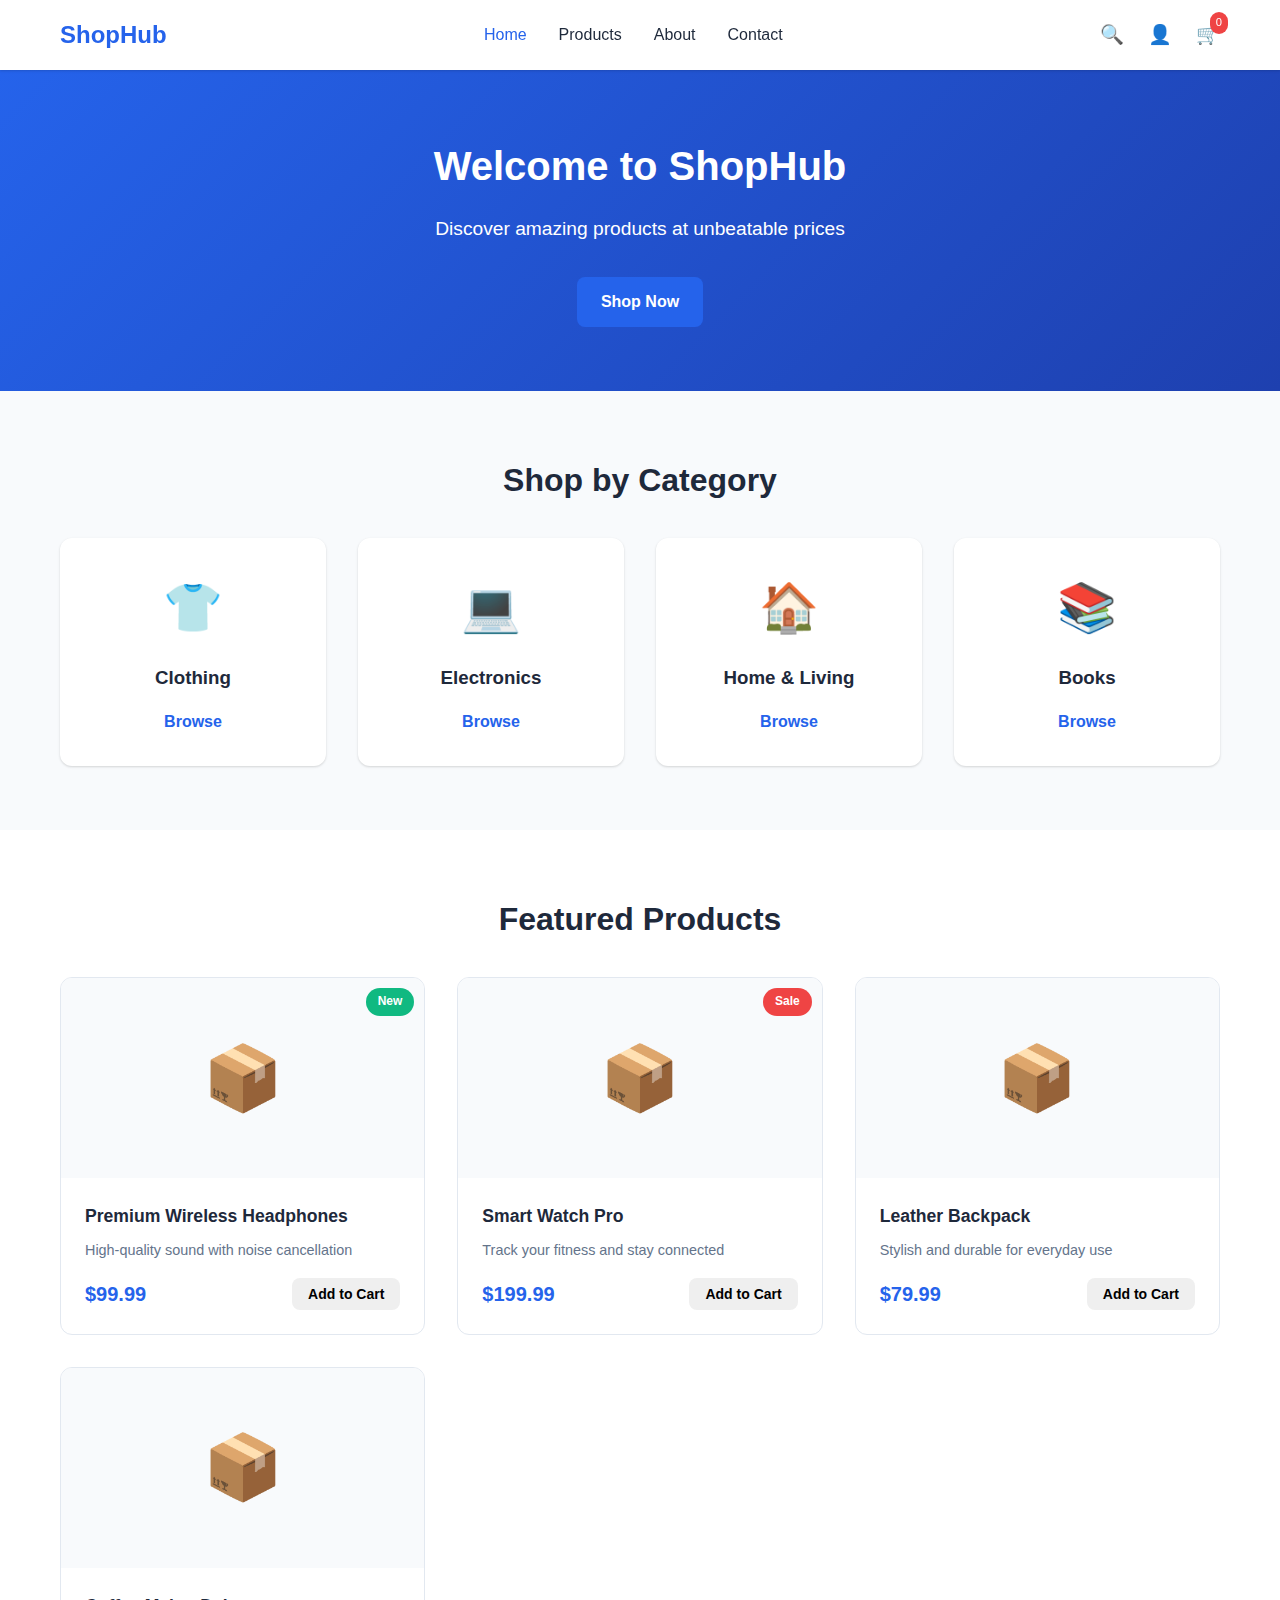
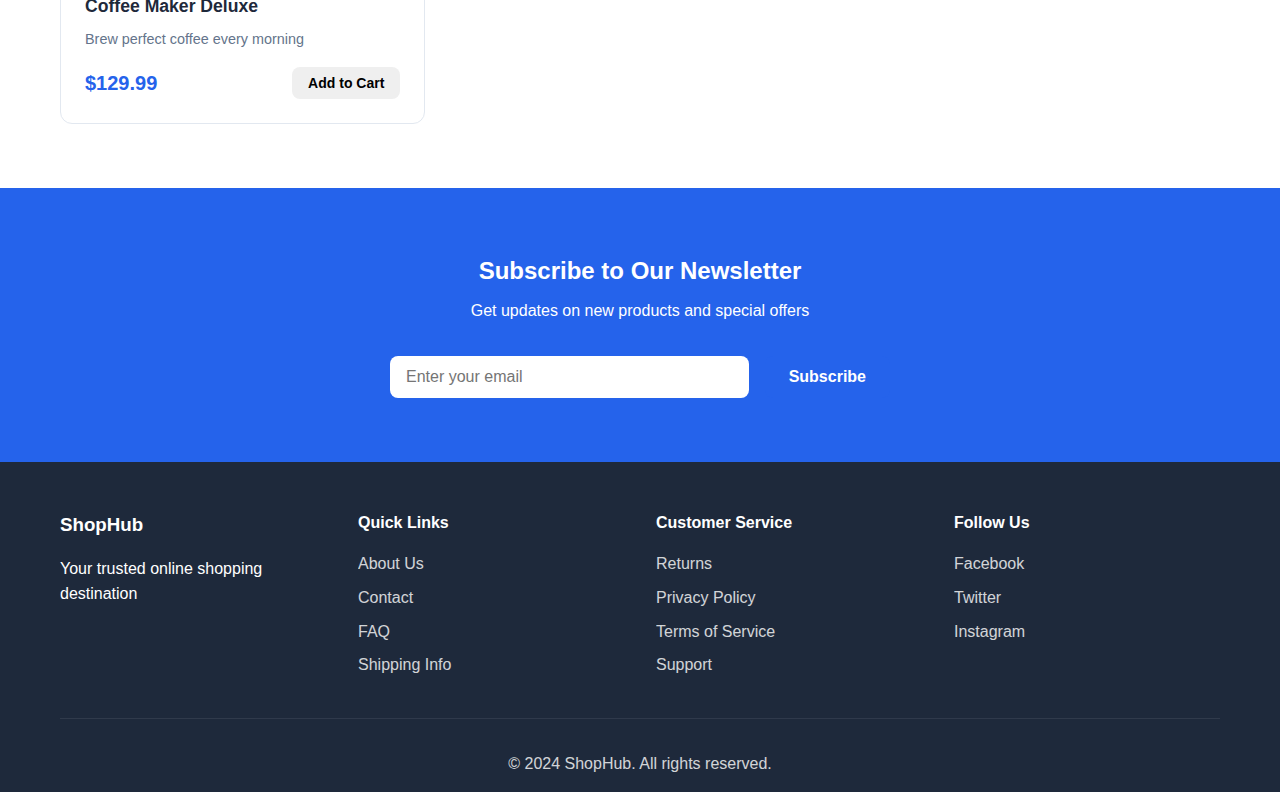
<file: basic-ecommerce-theme/index.html>
<!DOCTYPE html>
<html lang="en">
<head>
    <meta charset="UTF-8">
    <meta name="viewport" content="width=device-width, initial-scale=1.0">
    <title>ShopHub - Your Online Store</title>
    <link rel="stylesheet" href="css/style.css">
</head>
<body>
    <!-- Header -->
    <header class="header">
        <div class="container">
            <nav class="navbar">
                <div class="logo">
                    <h1>ShopHub</h1>
                </div>
                <ul class="nav-menu">
                    <li><a href="index.html" class="active">Home</a></li>
                    <li><a href="products.html">Products</a></li>
                    <li><a href="#about">About</a></li>
                    <li><a href="#contact">Contact</a></li>
                </ul>
                <div class="nav-icons">
                    <a href="#search" class="icon">🔍</a>
                    <a href="#account" class="icon">👤</a>
                    <a href="cart.html" class="icon">🛒 <span class="cart-count">0</span></a>
                </div>
            </nav>
        </div>
    </header>

    <!-- Hero Section -->
    <section class="hero">
        <div class="container">
            <div class="hero-content">
                <h2>Welcome to ShopHub</h2>
                <p>Discover amazing products at unbeatable prices</p>
                <a href="products.html" class="btn btn-primary">Shop Now</a>
            </div>
        </div>
    </section>

    <!-- Featured Categories -->
    <section class="categories">
        <div class="container">
            <h2 class="section-title">Shop by Category</h2>
            <div class="category-grid">
                <div class="category-card">
                    <div class="category-icon">👕</div>
                    <h3>Clothing</h3>
                    <a href="products.html?category=clothing" class="category-link">Browse</a>
                </div>
                <div class="category-card">
                    <div class="category-icon">💻</div>
                    <h3>Electronics</h3>
                    <a href="products.html?category=electronics" class="category-link">Browse</a>
                </div>
                <div class="category-card">
                    <div class="category-icon">🏠</div>
                    <h3>Home & Living</h3>
                    <a href="products.html?category=home" class="category-link">Browse</a>
                </div>
                <div class="category-card">
                    <div class="category-icon">📚</div>
                    <h3>Books</h3>
                    <a href="products.html?category=books" class="category-link">Browse</a>
                </div>
            </div>
        </div>
    </section>

    <!-- Featured Products -->
    <section class="featured-products">
        <div class="container">
            <h2 class="section-title">Featured Products</h2>
            <div class="product-grid">
                <div class="product-card">
                    <div class="product-image">
                        <div class="placeholder-image">📦</div>
                        <span class="badge">New</span>
                    </div>
                    <div class="product-info">
                        <h3 class="product-title">Premium Wireless Headphones</h3>
                        <p class="product-description">High-quality sound with noise cancellation</p>
                        <div class="product-footer">
                            <span class="product-price">$99.99</span>
                            <button class="btn btn-small" onclick="addToCart(1)">Add to Cart</button>
                        </div>
                    </div>
                </div>
                <div class="product-card">
                    <div class="product-image">
                        <div class="placeholder-image">📦</div>
                        <span class="badge sale">Sale</span>
                    </div>
                    <div class="product-info">
                        <h3 class="product-title">Smart Watch Pro</h3>
                        <p class="product-description">Track your fitness and stay connected</p>
                        <div class="product-footer">
                            <span class="product-price">$199.99</span>
                            <button class="btn btn-small" onclick="addToCart(2)">Add to Cart</button>
                        </div>
                    </div>
                </div>
                <div class="product-card">
                    <div class="product-image">
                        <div class="placeholder-image">📦</div>
                    </div>
                    <div class="product-info">
                        <h3 class="product-title">Leather Backpack</h3>
                        <p class="product-description">Stylish and durable for everyday use</p>
                        <div class="product-footer">
                            <span class="product-price">$79.99</span>
                            <button class="btn btn-small" onclick="addToCart(3)">Add to Cart</button>
                        </div>
                    </div>
                </div>
                <div class="product-card">
                    <div class="product-image">
                        <div class="placeholder-image">📦</div>
                    </div>
                    <div class="product-info">
                        <h3 class="product-title">Coffee Maker Deluxe</h3>
                        <p class="product-description">Brew perfect coffee every morning</p>
                        <div class="product-footer">
                            <span class="product-price">$129.99</span>
                            <button class="btn btn-small" onclick="addToCart(4)">Add to Cart</button>
                        </div>
                    </div>
                </div>
            </div>
        </div>
    </section>

    <!-- Newsletter Section -->
    <section class="newsletter">
        <div class="container">
            <h2>Subscribe to Our Newsletter</h2>
            <p>Get updates on new products and special offers</p>
            <form class="newsletter-form">
                <input type="email" placeholder="Enter your email" required>
                <button type="submit" class="btn btn-primary">Subscribe</button>
            </form>
        </div>
    </section>

    <!-- Footer -->
    <footer class="footer">
        <div class="container">
            <div class="footer-grid">
                <div class="footer-column">
                    <h3>ShopHub</h3>
                    <p>Your trusted online shopping destination</p>
                </div>
                <div class="footer-column">
                    <h4>Quick Links</h4>
                    <ul>
                        <li><a href="#about">About Us</a></li>
                        <li><a href="#contact">Contact</a></li>
                        <li><a href="#faq">FAQ</a></li>
                        <li><a href="#shipping">Shipping Info</a></li>
                    </ul>
                </div>
                <div class="footer-column">
                    <h4>Customer Service</h4>
                    <ul>
                        <li><a href="#returns">Returns</a></li>
                        <li><a href="#privacy">Privacy Policy</a></li>
                        <li><a href="#terms">Terms of Service</a></li>
                        <li><a href="#support">Support</a></li>
                    </ul>
                </div>
                <div class="footer-column">
                    <h4>Follow Us</h4>
                    <div class="social-links">
                        <a href="#facebook">Facebook</a>
                        <a href="#twitter">Twitter</a>
                        <a href="#instagram">Instagram</a>
                    </div>
                </div>
            </div>
            <div class="footer-bottom">
                <p>&copy; 2024 ShopHub. All rights reserved.</p>
            </div>
        </div>
    </footer>

    <script src="js/script.js"></script>
</body>
</html>
</file>
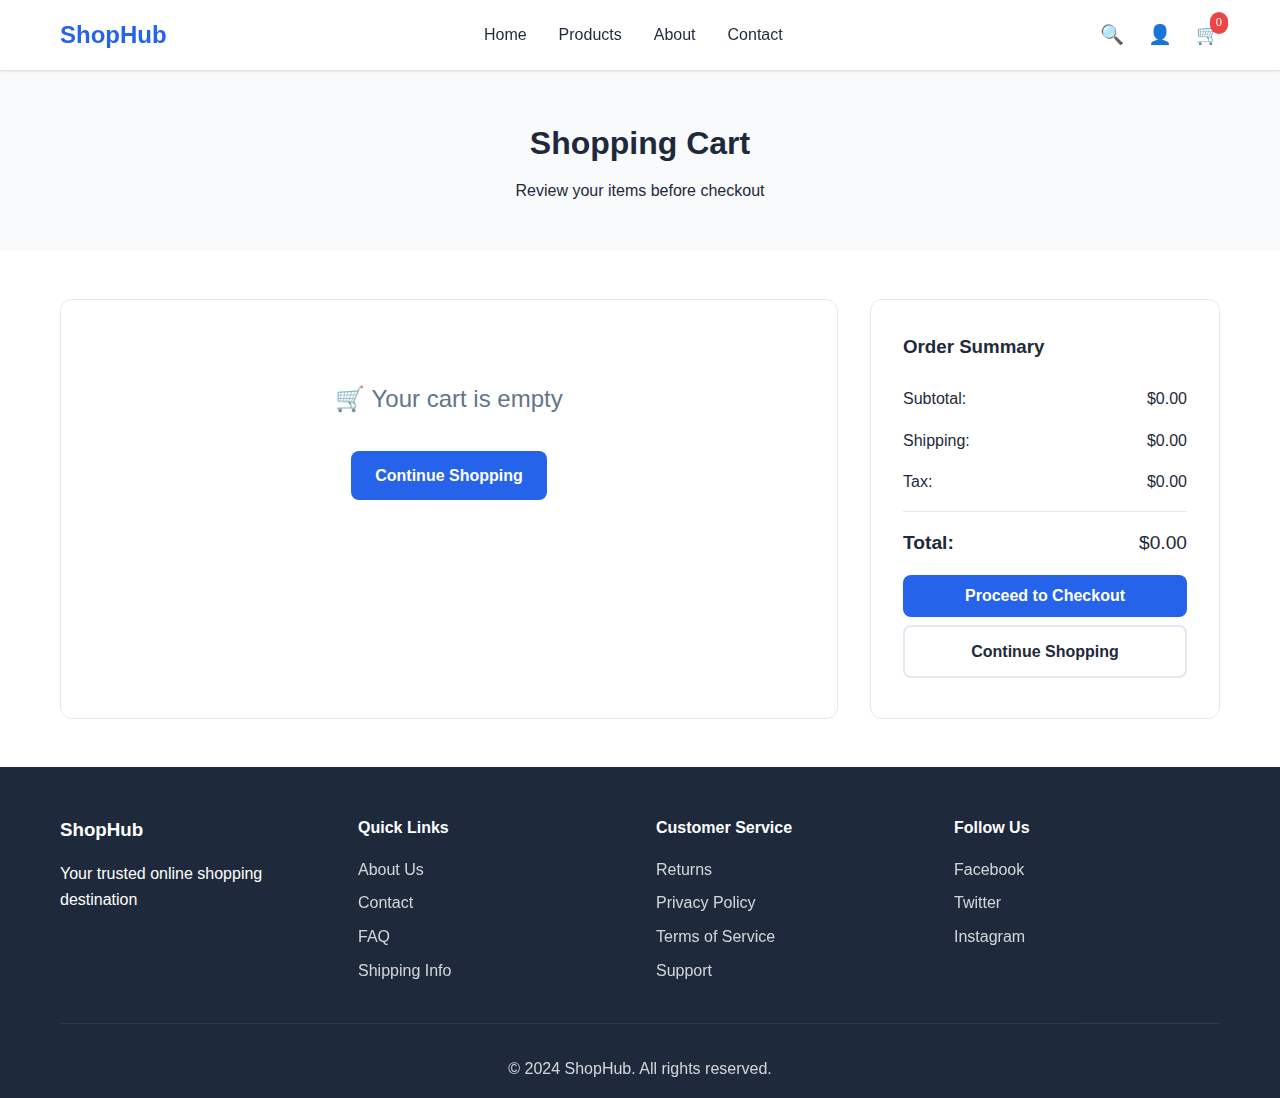
<file: basic-ecommerce-theme/cart.html>
<!DOCTYPE html>
<html lang="en">
<head>
    <meta charset="UTF-8">
    <meta name="viewport" content="width=device-width, initial-scale=1.0">
    <title>Shopping Cart - ShopHub</title>
    <link rel="stylesheet" href="css/style.css">
</head>
<body>
    <!-- Header -->
    <header class="header">
        <div class="container">
            <nav class="navbar">
                <div class="logo">
                    <h1>ShopHub</h1>
                </div>
                <ul class="nav-menu">
                    <li><a href="index.html">Home</a></li>
                    <li><a href="products.html">Products</a></li>
                    <li><a href="#about">About</a></li>
                    <li><a href="#contact">Contact</a></li>
                </ul>
                <div class="nav-icons">
                    <a href="#search" class="icon">🔍</a>
                    <a href="#account" class="icon">👤</a>
                    <a href="cart.html" class="icon active">🛒 <span class="cart-count">0</span></a>
                </div>
            </nav>
        </div>
    </header>

    <!-- Page Header -->
    <section class="page-header">
        <div class="container">
            <h1>Shopping Cart</h1>
            <p>Review your items before checkout</p>
        </div>
    </section>

    <!-- Cart Section -->
    <section class="cart-section">
        <div class="container">
            <div class="cart-layout">
                <!-- Cart Items -->
                <div class="cart-main">
                    <div class="cart-items" id="cartItems">
                        <!-- Cart items will be dynamically added here -->
                        <div class="empty-cart" id="emptyCart">
                            <p>🛒 Your cart is empty</p>
                            <a href="products.html" class="btn btn-primary">Continue Shopping</a>
                        </div>
                    </div>
                </div>

                <!-- Cart Summary -->
                <aside class="cart-summary">
                    <h3>Order Summary</h3>
                    <div class="summary-row">
                        <span>Subtotal:</span>
                        <span id="subtotal">$0.00</span>
                    </div>
                    <div class="summary-row">
                        <span>Shipping:</span>
                        <span id="shipping">$0.00</span>
                    </div>
                    <div class="summary-row">
                        <span>Tax:</span>
                        <span id="tax">$0.00</span>
                    </div>
                    <hr>
                    <div class="summary-row total">
                        <span><strong>Total:</strong></span>
                        <span id="total"><strong>$0.00</strong></span>
                    </div>
                    <button class="btn btn-primary btn-full" onclick="checkout()">Proceed to Checkout</button>
                    <a href="products.html" class="btn btn-secondary btn-full">Continue Shopping</a>
                </aside>
            </div>
        </div>
    </section>

    <!-- Footer -->
    <footer class="footer">
        <div class="container">
            <div class="footer-grid">
                <div class="footer-column">
                    <h3>ShopHub</h3>
                    <p>Your trusted online shopping destination</p>
                </div>
                <div class="footer-column">
                    <h4>Quick Links</h4>
                    <ul>
                        <li><a href="#about">About Us</a></li>
                        <li><a href="#contact">Contact</a></li>
                        <li><a href="#faq">FAQ</a></li>
                        <li><a href="#shipping">Shipping Info</a></li>
                    </ul>
                </div>
                <div class="footer-column">
                    <h4>Customer Service</h4>
                    <ul>
                        <li><a href="#returns">Returns</a></li>
                        <li><a href="#privacy">Privacy Policy</a></li>
                        <li><a href="#terms">Terms of Service</a></li>
                        <li><a href="#support">Support</a></li>
                    </ul>
                </div>
                <div class="footer-column">
                    <h4>Follow Us</h4>
                    <div class="social-links">
                        <a href="#facebook">Facebook</a>
                        <a href="#twitter">Twitter</a>
                        <a href="#instagram">Instagram</a>
                    </div>
                </div>
            </div>
            <div class="footer-bottom">
                <p>&copy; 2024 ShopHub. All rights reserved.</p>
            </div>
        </div>
    </footer>

    <script src="js/script.js"></script>
</body>
</html>
</file>
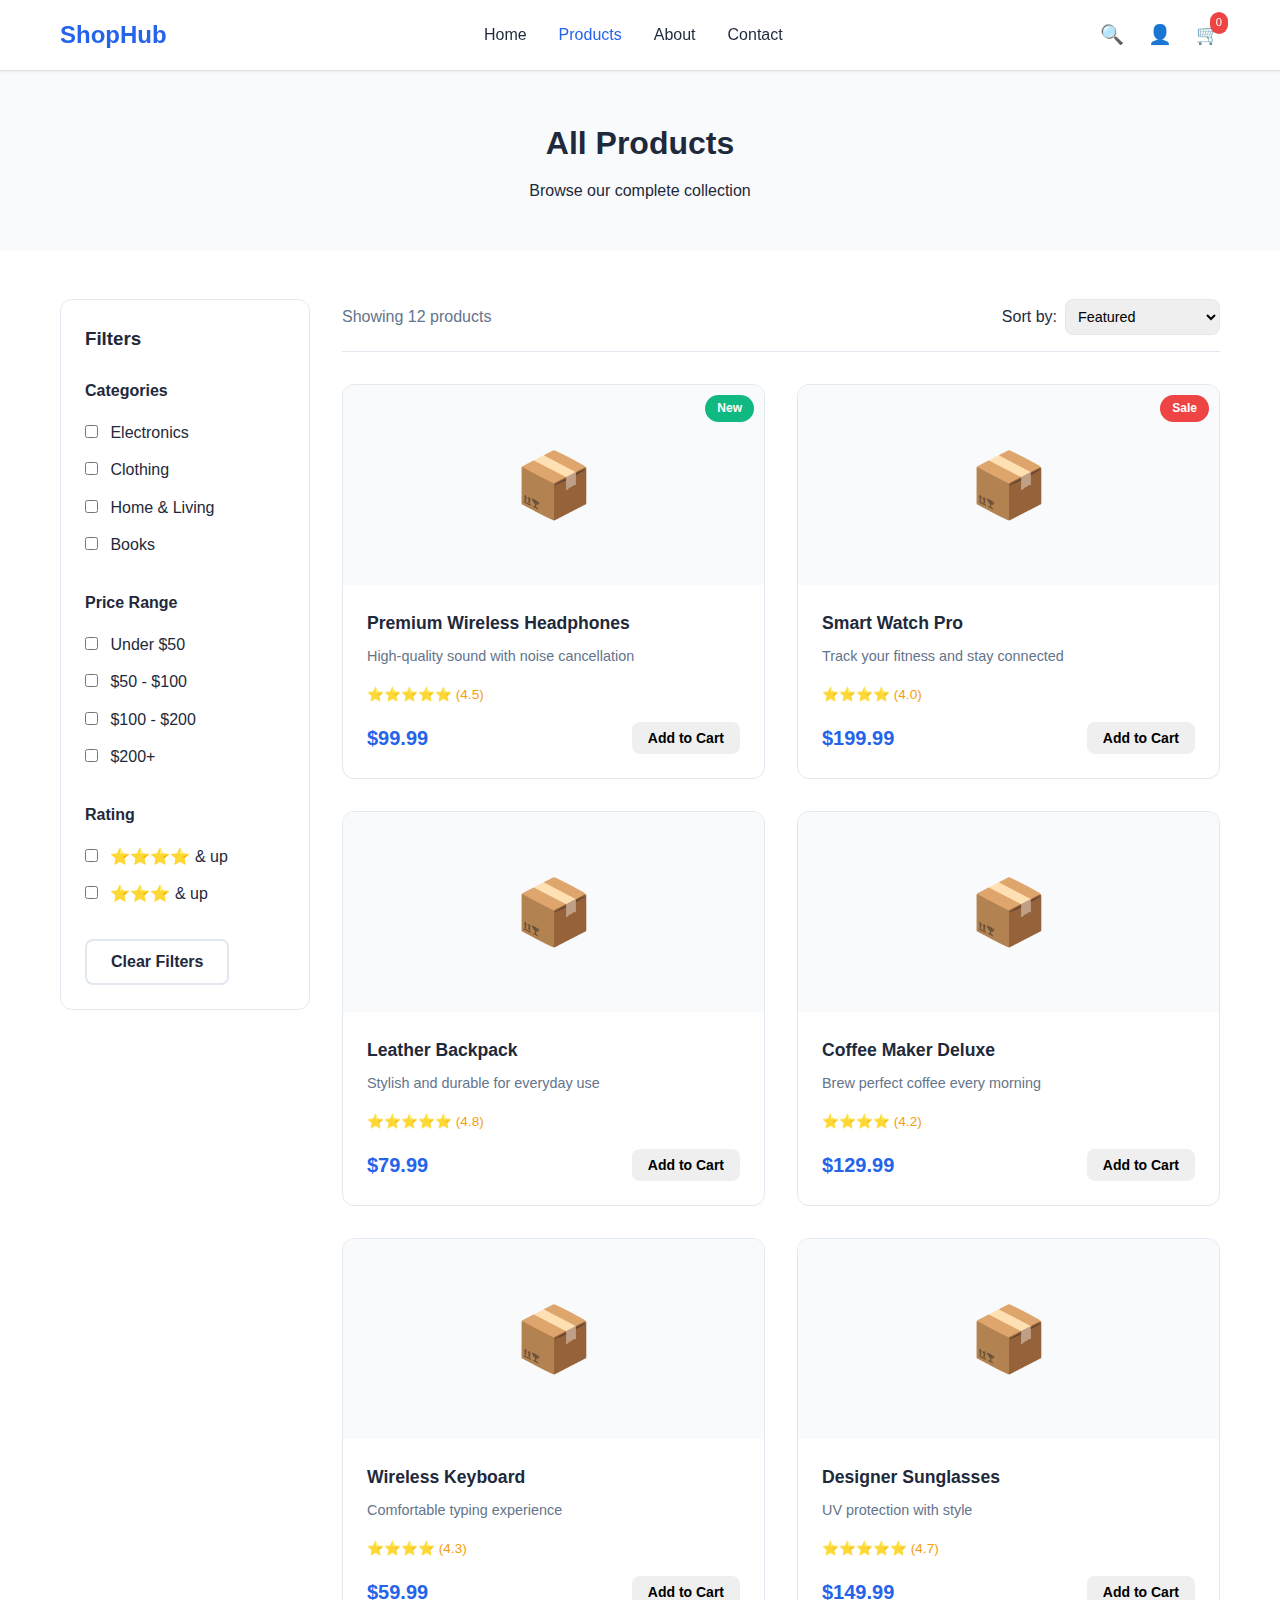
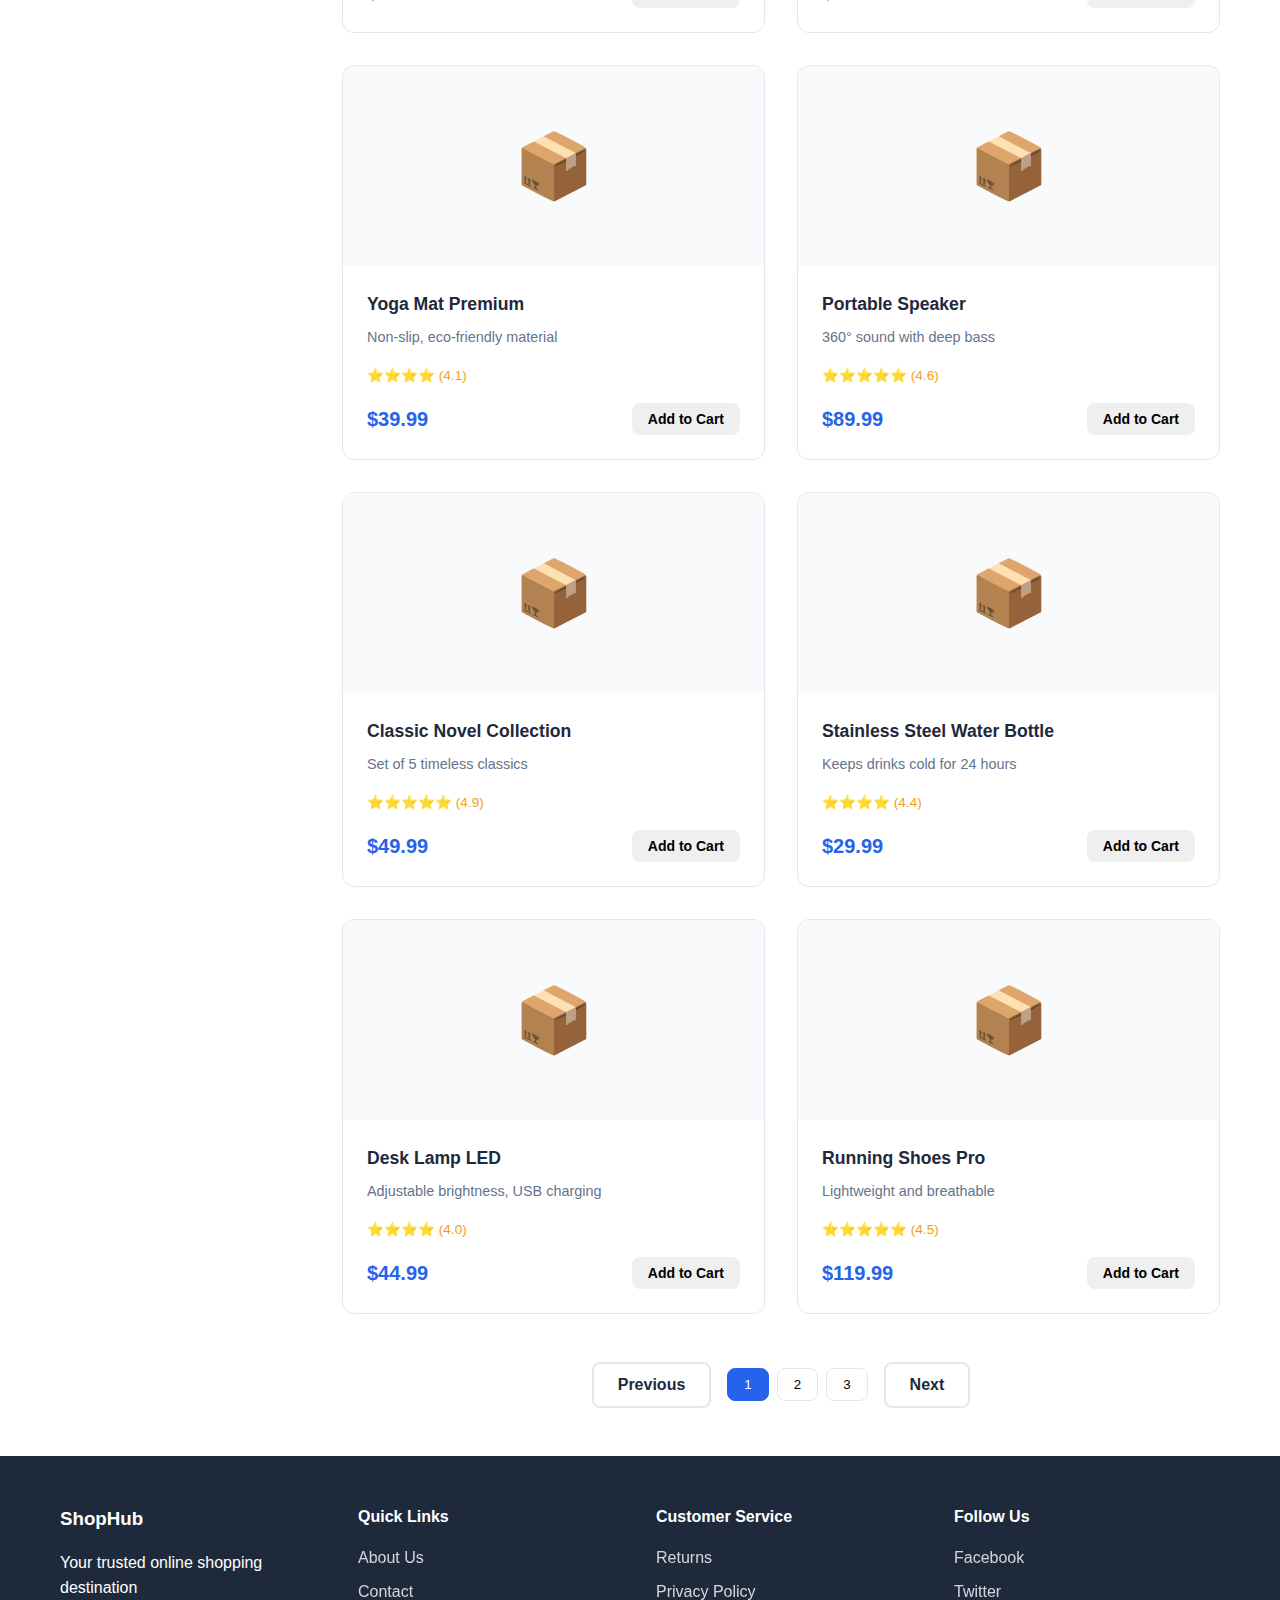
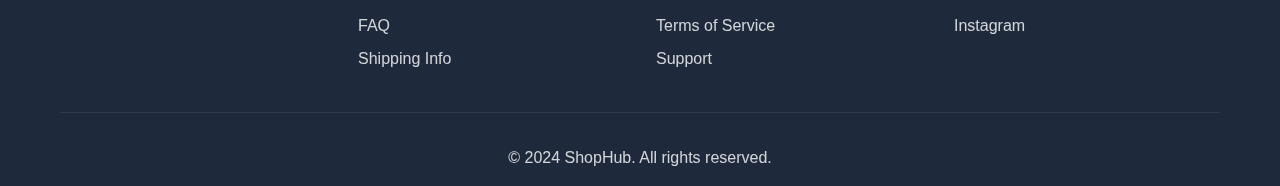
<file: basic-ecommerce-theme/products.html>
<!DOCTYPE html>
<html lang="en">
<head>
    <meta charset="UTF-8">
    <meta name="viewport" content="width=device-width, initial-scale=1.0">
    <title>Products - ShopHub</title>
    <link rel="stylesheet" href="css/style.css">
</head>
<body>
    <!-- Header -->
    <header class="header">
        <div class="container">
            <nav class="navbar">
                <div class="logo">
                    <h1>ShopHub</h1>
                </div>
                <ul class="nav-menu">
                    <li><a href="index.html">Home</a></li>
                    <li><a href="products.html" class="active">Products</a></li>
                    <li><a href="#about">About</a></li>
                    <li><a href="#contact">Contact</a></li>
                </ul>
                <div class="nav-icons">
                    <a href="#search" class="icon">🔍</a>
                    <a href="#account" class="icon">👤</a>
                    <a href="cart.html" class="icon">🛒 <span class="cart-count">0</span></a>
                </div>
            </nav>
        </div>
    </header>

    <!-- Page Header -->
    <section class="page-header">
        <div class="container">
            <h1>All Products</h1>
            <p>Browse our complete collection</p>
        </div>
    </section>

    <!-- Products Section -->
    <section class="products-section">
        <div class="container">
            <div class="products-layout">
                <!-- Filters Sidebar -->
                <aside class="filters-sidebar">
                    <h3>Filters</h3>
                    
                    <div class="filter-group">
                        <h4>Categories</h4>
                        <label><input type="checkbox" name="category" value="electronics"> Electronics</label>
                        <label><input type="checkbox" name="category" value="clothing"> Clothing</label>
                        <label><input type="checkbox" name="category" value="home"> Home & Living</label>
                        <label><input type="checkbox" name="category" value="books"> Books</label>
                    </div>

                    <div class="filter-group">
                        <h4>Price Range</h4>
                        <label><input type="checkbox" name="price" value="0-50"> Under $50</label>
                        <label><input type="checkbox" name="price" value="50-100"> $50 - $100</label>
                        <label><input type="checkbox" name="price" value="100-200"> $100 - $200</label>
                        <label><input type="checkbox" name="price" value="200+"> $200+</label>
                    </div>

                    <div class="filter-group">
                        <h4>Rating</h4>
                        <label><input type="checkbox" name="rating" value="4"> ⭐⭐⭐⭐ & up</label>
                        <label><input type="checkbox" name="rating" value="3"> ⭐⭐⭐ & up</label>
                    </div>

                    <button class="btn btn-secondary" onclick="clearFilters()">Clear Filters</button>
                </aside>

                <!-- Products Grid -->
                <div class="products-main">
                    <div class="products-toolbar">
                        <p class="results-count">Showing 12 products</p>
                        <div class="sort-by">
                            <label for="sort">Sort by:</label>
                            <select id="sort" onchange="sortProducts(this.value)">
                                <option value="featured">Featured</option>
                                <option value="price-low">Price: Low to High</option>
                                <option value="price-high">Price: High to Low</option>
                                <option value="newest">Newest</option>
                            </select>
                        </div>
                    </div>

                    <div class="product-grid">
                        <div class="product-card">
                            <div class="product-image">
                                <div class="placeholder-image">📦</div>
                                <span class="badge">New</span>
                            </div>
                            <div class="product-info">
                                <h3 class="product-title">Premium Wireless Headphones</h3>
                                <p class="product-description">High-quality sound with noise cancellation</p>
                                <div class="product-rating">⭐⭐⭐⭐⭐ (4.5)</div>
                                <div class="product-footer">
                                    <span class="product-price">$99.99</span>
                                    <button class="btn btn-small" onclick="addToCart(1)">Add to Cart</button>
                                </div>
                            </div>
                        </div>

                        <div class="product-card">
                            <div class="product-image">
                                <div class="placeholder-image">📦</div>
                                <span class="badge sale">Sale</span>
                            </div>
                            <div class="product-info">
                                <h3 class="product-title">Smart Watch Pro</h3>
                                <p class="product-description">Track your fitness and stay connected</p>
                                <div class="product-rating">⭐⭐⭐⭐ (4.0)</div>
                                <div class="product-footer">
                                    <span class="product-price">$199.99</span>
                                    <button class="btn btn-small" onclick="addToCart(2)">Add to Cart</button>
                                </div>
                            </div>
                        </div>

                        <div class="product-card">
                            <div class="product-image">
                                <div class="placeholder-image">📦</div>
                            </div>
                            <div class="product-info">
                                <h3 class="product-title">Leather Backpack</h3>
                                <p class="product-description">Stylish and durable for everyday use</p>
                                <div class="product-rating">⭐⭐⭐⭐⭐ (4.8)</div>
                                <div class="product-footer">
                                    <span class="product-price">$79.99</span>
                                    <button class="btn btn-small" onclick="addToCart(3)">Add to Cart</button>
                                </div>
                            </div>
                        </div>

                        <div class="product-card">
                            <div class="product-image">
                                <div class="placeholder-image">📦</div>
                            </div>
                            <div class="product-info">
                                <h3 class="product-title">Coffee Maker Deluxe</h3>
                                <p class="product-description">Brew perfect coffee every morning</p>
                                <div class="product-rating">⭐⭐⭐⭐ (4.2)</div>
                                <div class="product-footer">
                                    <span class="product-price">$129.99</span>
                                    <button class="btn btn-small" onclick="addToCart(4)">Add to Cart</button>
                                </div>
                            </div>
                        </div>

                        <div class="product-card">
                            <div class="product-image">
                                <div class="placeholder-image">📦</div>
                            </div>
                            <div class="product-info">
                                <h3 class="product-title">Wireless Keyboard</h3>
                                <p class="product-description">Comfortable typing experience</p>
                                <div class="product-rating">⭐⭐⭐⭐ (4.3)</div>
                                <div class="product-footer">
                                    <span class="product-price">$59.99</span>
                                    <button class="btn btn-small" onclick="addToCart(5)">Add to Cart</button>
                                </div>
                            </div>
                        </div>

                        <div class="product-card">
                            <div class="product-image">
                                <div class="placeholder-image">📦</div>
                            </div>
                            <div class="product-info">
                                <h3 class="product-title">Designer Sunglasses</h3>
                                <p class="product-description">UV protection with style</p>
                                <div class="product-rating">⭐⭐⭐⭐⭐ (4.7)</div>
                                <div class="product-footer">
                                    <span class="product-price">$149.99</span>
                                    <button class="btn btn-small" onclick="addToCart(6)">Add to Cart</button>
                                </div>
                            </div>
                        </div>

                        <div class="product-card">
                            <div class="product-image">
                                <div class="placeholder-image">📦</div>
                            </div>
                            <div class="product-info">
                                <h3 class="product-title">Yoga Mat Premium</h3>
                                <p class="product-description">Non-slip, eco-friendly material</p>
                                <div class="product-rating">⭐⭐⭐⭐ (4.1)</div>
                                <div class="product-footer">
                                    <span class="product-price">$39.99</span>
                                    <button class="btn btn-small" onclick="addToCart(7)">Add to Cart</button>
                                </div>
                            </div>
                        </div>

                        <div class="product-card">
                            <div class="product-image">
                                <div class="placeholder-image">📦</div>
                            </div>
                            <div class="product-info">
                                <h3 class="product-title">Portable Speaker</h3>
                                <p class="product-description">360° sound with deep bass</p>
                                <div class="product-rating">⭐⭐⭐⭐⭐ (4.6)</div>
                                <div class="product-footer">
                                    <span class="product-price">$89.99</span>
                                    <button class="btn btn-small" onclick="addToCart(8)">Add to Cart</button>
                                </div>
                            </div>
                        </div>

                        <div class="product-card">
                            <div class="product-image">
                                <div class="placeholder-image">📦</div>
                            </div>
                            <div class="product-info">
                                <h3 class="product-title">Classic Novel Collection</h3>
                                <p class="product-description">Set of 5 timeless classics</p>
                                <div class="product-rating">⭐⭐⭐⭐⭐ (4.9)</div>
                                <div class="product-footer">
                                    <span class="product-price">$49.99</span>
                                    <button class="btn btn-small" onclick="addToCart(9)">Add to Cart</button>
                                </div>
                            </div>
                        </div>

                        <div class="product-card">
                            <div class="product-image">
                                <div class="placeholder-image">📦</div>
                            </div>
                            <div class="product-info">
                                <h3 class="product-title">Stainless Steel Water Bottle</h3>
                                <p class="product-description">Keeps drinks cold for 24 hours</p>
                                <div class="product-rating">⭐⭐⭐⭐ (4.4)</div>
                                <div class="product-footer">
                                    <span class="product-price">$29.99</span>
                                    <button class="btn btn-small" onclick="addToCart(10)">Add to Cart</button>
                                </div>
                            </div>
                        </div>

                        <div class="product-card">
                            <div class="product-image">
                                <div class="placeholder-image">📦</div>
                            </div>
                            <div class="product-info">
                                <h3 class="product-title">Desk Lamp LED</h3>
                                <p class="product-description">Adjustable brightness, USB charging</p>
                                <div class="product-rating">⭐⭐⭐⭐ (4.0)</div>
                                <div class="product-footer">
                                    <span class="product-price">$44.99</span>
                                    <button class="btn btn-small" onclick="addToCart(11)">Add to Cart</button>
                                </div>
                            </div>
                        </div>

                        <div class="product-card">
                            <div class="product-image">
                                <div class="placeholder-image">📦</div>
                            </div>
                            <div class="product-info">
                                <h3 class="product-title">Running Shoes Pro</h3>
                                <p class="product-description">Lightweight and breathable</p>
                                <div class="product-rating">⭐⭐⭐⭐⭐ (4.5)</div>
                                <div class="product-footer">
                                    <span class="product-price">$119.99</span>
                                    <button class="btn btn-small" onclick="addToCart(12)">Add to Cart</button>
                                </div>
                            </div>
                        </div>
                    </div>

                    <!-- Pagination -->
                    <div class="pagination">
                        <button class="btn btn-secondary" disabled>Previous</button>
                        <span class="page-numbers">
                            <button class="page-number active">1</button>
                            <button class="page-number">2</button>
                            <button class="page-number">3</button>
                        </span>
                        <button class="btn btn-secondary">Next</button>
                    </div>
                </div>
            </div>
        </div>
    </section>

    <!-- Footer -->
    <footer class="footer">
        <div class="container">
            <div class="footer-grid">
                <div class="footer-column">
                    <h3>ShopHub</h3>
                    <p>Your trusted online shopping destination</p>
                </div>
                <div class="footer-column">
                    <h4>Quick Links</h4>
                    <ul>
                        <li><a href="#about">About Us</a></li>
                        <li><a href="#contact">Contact</a></li>
                        <li><a href="#faq">FAQ</a></li>
                        <li><a href="#shipping">Shipping Info</a></li>
                    </ul>
                </div>
                <div class="footer-column">
                    <h4>Customer Service</h4>
                    <ul>
                        <li><a href="#returns">Returns</a></li>
                        <li><a href="#privacy">Privacy Policy</a></li>
                        <li><a href="#terms">Terms of Service</a></li>
                        <li><a href="#support">Support</a></li>
                    </ul>
                </div>
                <div class="footer-column">
                    <h4>Follow Us</h4>
                    <div class="social-links">
                        <a href="#facebook">Facebook</a>
                        <a href="#twitter">Twitter</a>
                        <a href="#instagram">Instagram</a>
                    </div>
                </div>
            </div>
            <div class="footer-bottom">
                <p>&copy; 2024 ShopHub. All rights reserved.</p>
            </div>
        </div>
    </footer>

    <script src="js/script.js"></script>
</body>
</html>
</file>
<file: basic-ecommerce-theme/css/style.css>
/* Reset and Base Styles */
* {
    margin: 0;
    padding: 0;
    box-sizing: border-box;
}

:root {
    --primary-color: #2563eb;
    --primary-dark: #1e40af;
    --secondary-color: #64748b;
    --text-color: #1e293b;
    --text-light: #64748b;
    --border-color: #e2e8f0;
    --bg-light: #f8fafc;
    --success-color: #10b981;
    --warning-color: #f59e0b;
    --danger-color: #ef4444;
    --white: #ffffff;
    --shadow: 0 1px 3px 0 rgba(0, 0, 0, 0.1), 0 1px 2px 0 rgba(0, 0, 0, 0.06);
    --shadow-lg: 0 10px 15px -3px rgba(0, 0, 0, 0.1), 0 4px 6px -2px rgba(0, 0, 0, 0.05);
    --sidebar-width: 250px;
    --cart-summary-width: 350px;
}

body {
    font-family: -apple-system, BlinkMacSystemFont, 'Segoe UI', Roboto, 'Helvetica Neue', Arial, sans-serif;
    line-height: 1.6;
    color: var(--text-color);
    background-color: var(--white);
}

.container {
    max-width: 1200px;
    margin: 0 auto;
    padding: 0 20px;
}

/* Header Styles */
.header {
    background-color: var(--white);
    box-shadow: var(--shadow);
    position: sticky;
    top: 0;
    z-index: 1000;
}

.navbar {
    display: flex;
    align-items: center;
    justify-content: space-between;
    padding: 1rem 0;
}

.logo h1 {
    color: var(--primary-color);
    font-size: 1.5rem;
}

.nav-menu {
    display: flex;
    list-style: none;
    gap: 2rem;
}

.nav-menu a {
    text-decoration: none;
    color: var(--text-color);
    font-weight: 500;
    transition: color 0.3s;
}

.nav-menu a:hover,
.nav-menu a.active {
    color: var(--primary-color);
}

.nav-icons {
    display: flex;
    gap: 1.5rem;
    align-items: center;
}

.nav-icons .icon {
    text-decoration: none;
    font-size: 1.2rem;
    position: relative;
    transition: transform 0.3s;
}

.nav-icons .icon:hover {
    transform: scale(1.1);
}

.cart-count {
    position: absolute;
    top: -8px;
    right: -8px;
    background-color: var(--danger-color);
    color: var(--white);
    font-size: 0.7rem;
    padding: 2px 6px;
    border-radius: 10px;
}

/* Hero Section */
.hero {
    background: linear-gradient(135deg, var(--primary-color) 0%, var(--primary-dark) 100%);
    color: var(--white);
    padding: 4rem 0;
    text-align: center;
}

.hero-content h2 {
    font-size: 2.5rem;
    margin-bottom: 1rem;
}

.hero-content p {
    font-size: 1.2rem;
    margin-bottom: 2rem;
}

/* Button Styles */
.btn {
    display: inline-block;
    padding: 0.75rem 1.5rem;
    border: none;
    border-radius: 8px;
    font-size: 1rem;
    font-weight: 600;
    cursor: pointer;
    transition: all 0.3s;
    text-decoration: none;
    text-align: center;
}

.btn-primary {
    background-color: var(--primary-color);
    color: var(--white);
}

.btn-primary:hover {
    background-color: var(--primary-dark);
    transform: translateY(-2px);
    box-shadow: var(--shadow-lg);
}

.btn-secondary {
    background-color: var(--white);
    color: var(--text-color);
    border: 2px solid var(--border-color);
}

.btn-secondary:hover {
    border-color: var(--primary-color);
    color: var(--primary-color);
}

.btn-small {
    padding: 0.5rem 1rem;
    font-size: 0.875rem;
}

.btn-full {
    width: 100%;
    margin-bottom: 0.5rem;
}

/* Categories Section */
.categories {
    padding: 4rem 0;
    background-color: var(--bg-light);
}

.section-title {
    text-align: center;
    font-size: 2rem;
    margin-bottom: 2rem;
    color: var(--text-color);
}

.category-grid {
    display: grid;
    grid-template-columns: repeat(auto-fit, minmax(250px, 1fr));
    gap: 2rem;
}

.category-card {
    background-color: var(--white);
    padding: 2rem;
    border-radius: 12px;
    text-align: center;
    box-shadow: var(--shadow);
    transition: transform 0.3s, box-shadow 0.3s;
}

.category-card:hover {
    transform: translateY(-5px);
    box-shadow: var(--shadow-lg);
}

.category-icon {
    font-size: 3rem;
    margin-bottom: 1rem;
}

.category-card h3 {
    margin-bottom: 1rem;
    color: var(--text-color);
}

.category-link {
    color: var(--primary-color);
    text-decoration: none;
    font-weight: 600;
}

.category-link:hover {
    text-decoration: underline;
}

/* Featured Products */
.featured-products {
    padding: 4rem 0;
}

.product-grid {
    display: grid;
    grid-template-columns: repeat(auto-fill, minmax(280px, 1fr));
    gap: 2rem;
}

.product-card {
    background-color: var(--white);
    border: 1px solid var(--border-color);
    border-radius: 12px;
    overflow: hidden;
    transition: transform 0.3s, box-shadow 0.3s;
}

.product-card:hover {
    transform: translateY(-5px);
    box-shadow: var(--shadow-lg);
}

.product-image {
    position: relative;
    background-color: var(--bg-light);
    height: 200px;
    display: flex;
    align-items: center;
    justify-content: center;
}

.placeholder-image {
    font-size: 4rem;
}

.badge {
    position: absolute;
    top: 10px;
    right: 10px;
    background-color: var(--success-color);
    color: var(--white);
    padding: 0.25rem 0.75rem;
    border-radius: 20px;
    font-size: 0.75rem;
    font-weight: 600;
}

.badge.sale {
    background-color: var(--danger-color);
}

.product-info {
    padding: 1.5rem;
}

.product-title {
    font-size: 1.1rem;
    margin-bottom: 0.5rem;
    color: var(--text-color);
}

.product-description {
    color: var(--text-light);
    font-size: 0.9rem;
    margin-bottom: 1rem;
}

.product-rating {
    font-size: 0.85rem;
    color: var(--warning-color);
    margin-bottom: 1rem;
}

.product-footer {
    display: flex;
    justify-content: space-between;
    align-items: center;
}

.product-price {
    font-size: 1.25rem;
    font-weight: 700;
    color: var(--primary-color);
}

/* Newsletter Section */
.newsletter {
    padding: 4rem 0;
    background-color: var(--primary-color);
    color: var(--white);
    text-align: center;
}

.newsletter h2 {
    margin-bottom: 0.5rem;
}

.newsletter p {
    margin-bottom: 2rem;
}

.newsletter-form {
    display: flex;
    max-width: 500px;
    margin: 0 auto;
    gap: 1rem;
}

.newsletter-form input {
    flex: 1;
    padding: 0.75rem 1rem;
    border: none;
    border-radius: 8px;
    font-size: 1rem;
}

/* Footer */
.footer {
    background-color: var(--text-color);
    color: var(--white);
    padding: 3rem 0 1rem;
}

.footer-grid {
    display: grid;
    grid-template-columns: repeat(auto-fit, minmax(200px, 1fr));
    gap: 2rem;
    margin-bottom: 2rem;
}

.footer-column h3,
.footer-column h4 {
    margin-bottom: 1rem;
}

.footer-column ul {
    list-style: none;
}

.footer-column ul li {
    margin-bottom: 0.5rem;
}

.footer-column a {
    color: var(--white);
    text-decoration: none;
    opacity: 0.8;
    transition: opacity 0.3s;
}

.footer-column a:hover {
    opacity: 1;
}

.social-links {
    display: flex;
    flex-direction: column;
    gap: 0.5rem;
}

.footer-bottom {
    text-align: center;
    padding-top: 2rem;
    border-top: 1px solid rgba(255, 255, 255, 0.1);
    opacity: 0.8;
}

/* Page Header */
.page-header {
    background-color: var(--bg-light);
    padding: 3rem 0;
    text-align: center;
}

.page-header h1 {
    font-size: 2rem;
    margin-bottom: 0.5rem;
}

/* Products Page */
.products-section {
    padding: 3rem 0;
}

.products-layout {
    display: grid;
    grid-template-columns: var(--sidebar-width) 1fr;
    gap: 2rem;
}

.filters-sidebar {
    background-color: var(--white);
    padding: 1.5rem;
    border: 1px solid var(--border-color);
    border-radius: 12px;
    height: fit-content;
    position: sticky;
    top: 100px;
}

.filters-sidebar h3 {
    margin-bottom: 1.5rem;
}

.filter-group {
    margin-bottom: 2rem;
}

.filter-group h4 {
    margin-bottom: 1rem;
    font-size: 1rem;
}

.filter-group label {
    display: block;
    margin-bottom: 0.75rem;
    cursor: pointer;
}

.filter-group input[type="checkbox"] {
    margin-right: 0.5rem;
}

.products-main {
    flex: 1;
}

.products-toolbar {
    display: flex;
    justify-content: space-between;
    align-items: center;
    margin-bottom: 2rem;
    padding-bottom: 1rem;
    border-bottom: 1px solid var(--border-color);
}

.results-count {
    color: var(--text-light);
}

.sort-by {
    display: flex;
    align-items: center;
    gap: 0.5rem;
}

.sort-by select {
    padding: 0.5rem;
    border: 1px solid var(--border-color);
    border-radius: 8px;
    font-size: 0.9rem;
}

/* Pagination */
.pagination {
    display: flex;
    justify-content: center;
    align-items: center;
    gap: 1rem;
    margin-top: 3rem;
}

.page-numbers {
    display: flex;
    gap: 0.5rem;
}

.page-number {
    padding: 0.5rem 1rem;
    border: 1px solid var(--border-color);
    background-color: var(--white);
    border-radius: 8px;
    cursor: pointer;
    transition: all 0.3s;
}

.page-number:hover {
    border-color: var(--primary-color);
    color: var(--primary-color);
}

.page-number.active {
    background-color: var(--primary-color);
    color: var(--white);
    border-color: var(--primary-color);
}

/* Cart Page */
.cart-section {
    padding: 3rem 0;
    min-height: 50vh;
}

.cart-layout {
    display: grid;
    grid-template-columns: 1fr var(--cart-summary-width);
    gap: 2rem;
}

.cart-main {
    background-color: var(--white);
    border: 1px solid var(--border-color);
    border-radius: 12px;
    padding: 2rem;
}

.empty-cart {
    text-align: center;
    padding: 3rem 0;
}

.empty-cart p {
    font-size: 1.5rem;
    margin-bottom: 2rem;
    color: var(--text-light);
}

.cart-item {
    display: flex;
    gap: 1.5rem;
    padding: 1.5rem 0;
    border-bottom: 1px solid var(--border-color);
}

.cart-item-image {
    width: 100px;
    height: 100px;
    background-color: var(--bg-light);
    border-radius: 8px;
    display: flex;
    align-items: center;
    justify-content: center;
    font-size: 2rem;
}

.cart-item-details {
    flex: 1;
}

.cart-item-title {
    font-size: 1.1rem;
    margin-bottom: 0.5rem;
}

.cart-item-price {
    color: var(--primary-color);
    font-weight: 600;
    margin-bottom: 0.5rem;
}

.cart-item-quantity {
    display: flex;
    align-items: center;
    gap: 1rem;
}

.quantity-control {
    display: flex;
    align-items: center;
    gap: 0.5rem;
}

.quantity-btn {
    width: 30px;
    height: 30px;
    border: 1px solid var(--border-color);
    background-color: var(--white);
    border-radius: 4px;
    cursor: pointer;
    transition: all 0.3s;
}

.quantity-btn:hover {
    background-color: var(--primary-color);
    color: var(--white);
    border-color: var(--primary-color);
}

.remove-btn {
    color: var(--danger-color);
    background: none;
    border: none;
    cursor: pointer;
    font-size: 0.9rem;
    text-decoration: underline;
}

.cart-summary {
    background-color: var(--white);
    border: 1px solid var(--border-color);
    border-radius: 12px;
    padding: 2rem;
    height: fit-content;
    position: sticky;
    top: 100px;
}

.cart-summary h3 {
    margin-bottom: 1.5rem;
}

.summary-row {
    display: flex;
    justify-content: space-between;
    margin-bottom: 1rem;
}

.summary-row.total {
    font-size: 1.2rem;
    margin-top: 1rem;
}

.cart-summary hr {
    border: none;
    border-top: 1px solid var(--border-color);
    margin: 1rem 0;
}

/* Responsive Design */
@media (max-width: 768px) {
    .navbar {
        flex-wrap: wrap;
    }

    .nav-menu {
        order: 3;
        width: 100%;
        margin-top: 1rem;
        gap: 1rem;
    }

    .hero-content h2 {
        font-size: 1.8rem;
    }

    .category-grid {
        grid-template-columns: repeat(2, 1fr);
    }

    .product-grid {
        grid-template-columns: repeat(auto-fill, minmax(200px, 1fr));
    }

    .products-layout {
        grid-template-columns: 1fr;
    }

    .filters-sidebar {
        position: static;
    }

    .cart-layout {
        grid-template-columns: 1fr;
    }

    .newsletter-form {
        flex-direction: column;
    }

    .footer-grid {
        grid-template-columns: 1fr;
    }
}

@media (max-width: 480px) {
    .category-grid {
        grid-template-columns: 1fr;
    }

    .product-grid {
        grid-template-columns: 1fr;
    }
}
</file>
